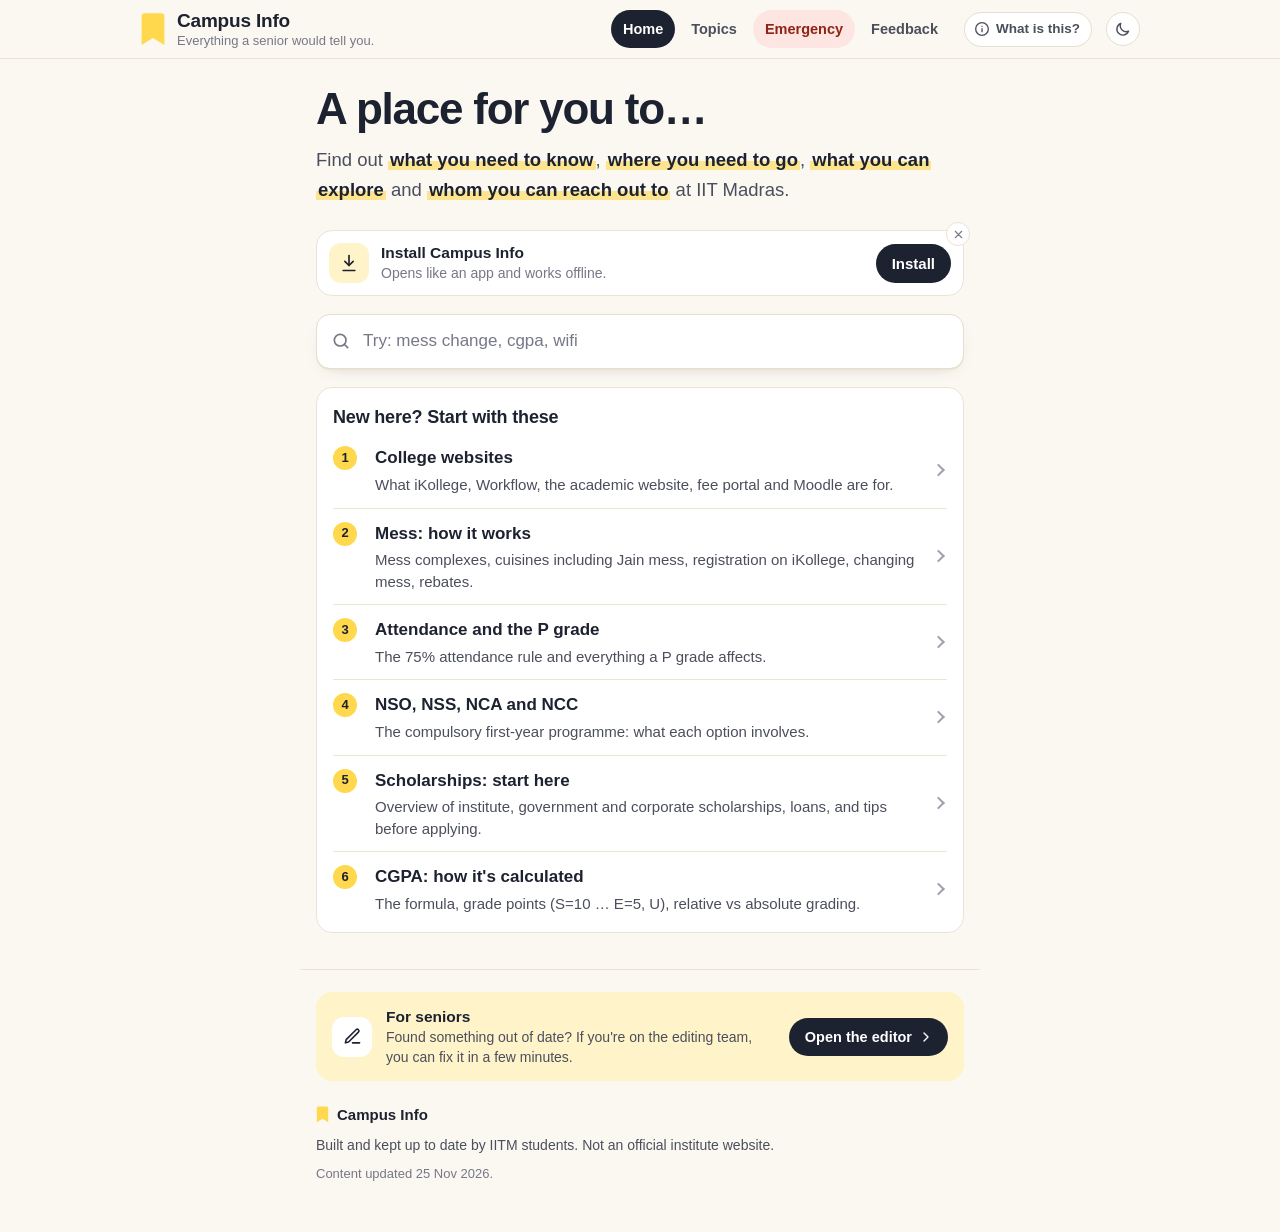
<file: docs/index.html>
<!doctype html>
<html lang="en">
<head>
  <meta charset="utf-8">
  <meta name="viewport" content="width=device-width, initial-scale=1, viewport-fit=cover">
  <title>Campus Info · Everything a senior would tell you</title>
  <meta name="description" content="Everything a senior would tell you: what you need to know, where you need to go, what you can explore and whom you can reach out to at IIT Madras. Written by students from official sources. Works offline.">
  <meta name="theme-color" content="#fbf8f2" id="theme-color">
  <script>
    // Light or dark before anything is drawn: the reader's own choice, else the phone's setting.
    (function () {
      var t = null;
      try { t = localStorage.getItem("ci.theme"); } catch (e) { /* private mode */ }
      if (t !== "light" && t !== "dark") t = window.matchMedia("(prefers-color-scheme: dark)").matches ? "dark" : "light";
      document.documentElement.setAttribute("data-theme", t);
      if (t === "dark") document.getElementById("theme-color").setAttribute("content", "#15130f");
    })();
  </script>
  <link rel="manifest" href="manifest.webmanifest">
  <link rel="icon" href="icons/icon.svg" type="image/svg+xml">
  <link rel="apple-touch-icon" href="icons/apple-touch-icon.png">
  <meta property="og:title" content="Campus Info">
  <meta property="og:description" content="Everything a senior would tell you. Search in your own words; every number taps to call.">
  <meta property="og:image" content="icons/icon-512.png">
  <link rel="stylesheet" href="app.css">
</head>
<body>
  <a class="skip" href="#main">Skip to content</a>
  <div class="masthead">
    <header class="top">
      <a class="brand" href="#/" aria-label="Campus Info home">
        <svg class="logo" viewBox="0 0 32 40" aria-hidden="true"><path d="M2 4a4 4 0 0 1 4-4h20a4 4 0 0 1 4 4v35l-14-8.5L2 39z" fill="var(--logo)"/></svg>
        <span class="words"><span class="name">Campus Info</span><span class="tag">Everything a senior would tell you.</span></span>
      </a>
      <a class="whatis" href="#/about" data-nav="about"><svg class="ic" viewBox="0 0 24 24" aria-hidden="true" fill="none" stroke="currentColor" stroke-width="2" stroke-linecap="round"><circle cx="12" cy="12" r="9.5"/><path d="M12 16v-4.5M12 8h.01"/></svg>What is this?</a>
      <button type="button" class="theme" id="theme" aria-label="Switch to dark mode">
        <svg class="ic moon" viewBox="0 0 24 24" aria-hidden="true" fill="none" stroke="currentColor" stroke-width="2" stroke-linecap="round" stroke-linejoin="round"><path d="M20.5 14.5A8.5 8.5 0 0 1 9.5 3.5a8.5 8.5 0 1 0 11 11z"/></svg>
        <svg class="ic sun" viewBox="0 0 24 24" aria-hidden="true" fill="none" stroke="currentColor" stroke-width="2" stroke-linecap="round"><circle cx="12" cy="12" r="4"/><path d="M12 2v2M12 20v2M4.9 4.9l1.4 1.4M17.7 17.7l1.4 1.4M2 12h2M20 12h2M4.9 19.1l1.4-1.4M17.7 6.3l1.4-1.4"/></svg>
      </button>
    </header>
    <nav class="nav" aria-label="Main">
      <a href="#/" data-nav="home">Home</a>
      <a href="#/topics" data-nav="topics">Topics</a>
      <a href="#/emergency" data-nav="emergency" class="sos">Emergency</a>
      <a href="#" id="nav-feedback" data-nav="feedback" data-feedback="nav" target="_blank" rel="noopener">Feedback</a>
    </nav>
  </div>
  <main id="main" tabindex="-1">
    <p class="loading">Loading…</p>
  </main>
  <!-- An older offline copy of app.js still writes the emergency strip here; keeping the empty slot means a phone
       that mixes old and new files on a slow connection still opens instead of stopping at "Loading…". -->
  <div id="strip" hidden></div>
  <div class="rail" id="rail" aria-hidden="true" hidden></div>
  <div class="bubble" id="bubble" aria-hidden="true" hidden></div>
  <footer class="foot" id="foot"></footer>
  <noscript><p class="loading">Campus Info needs JavaScript turned on.</p></noscript>
  <script src="markdown.js" defer></script>
  <script src="search.js" defer></script>
  <script src="app.js" defer></script>
</body>
</html>
</file>
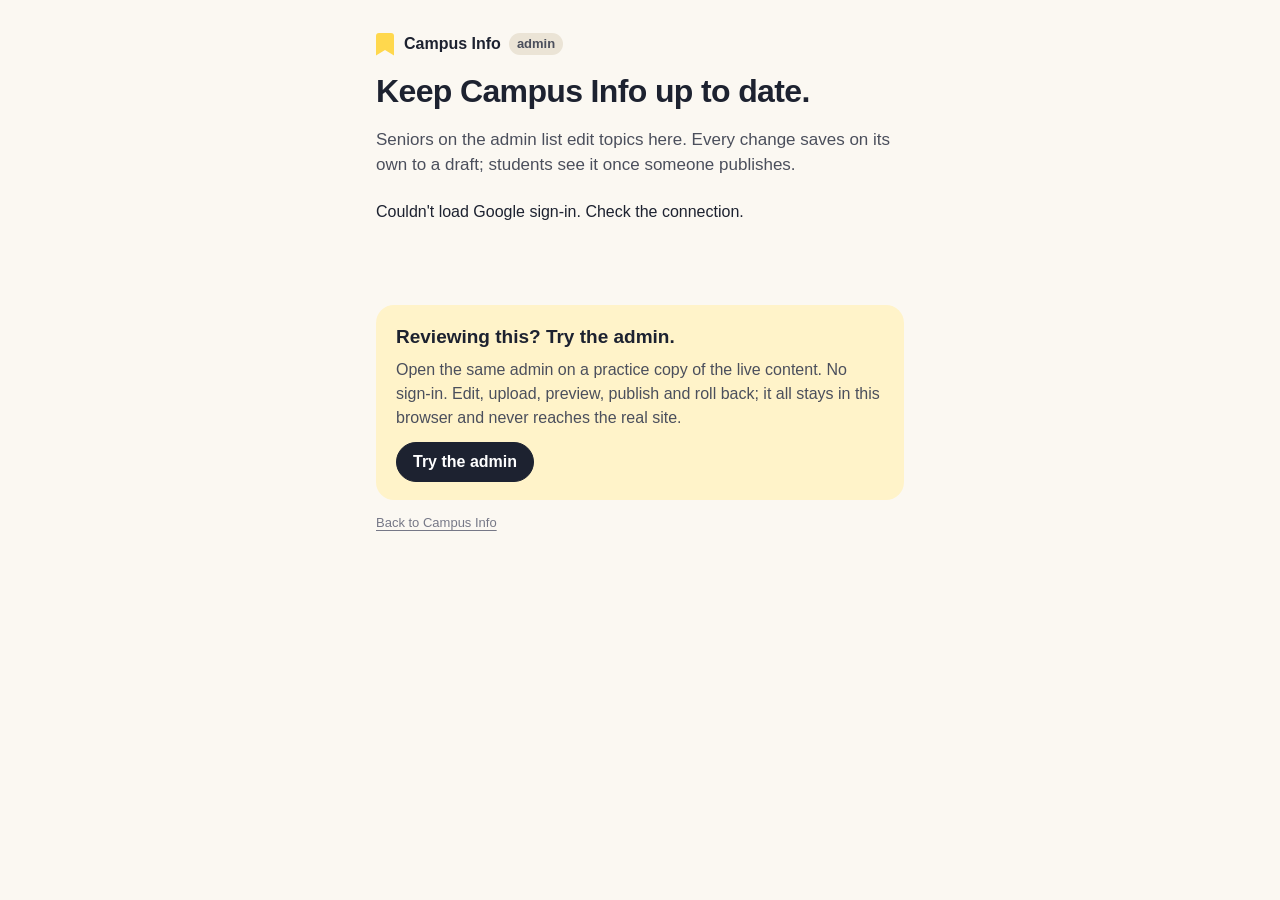
<file: docs/admin/index.html>
<!doctype html>
<html lang="en">
<head>
  <meta charset="utf-8">
  <meta name="viewport" content="width=device-width, initial-scale=1">
  <meta name="robots" content="noindex">
  <title>Campus Info · admin</title>
  <link rel="icon" href="../icons/icon.svg" type="image/svg+xml">
  <meta name="theme-color" content="#fbf8f2" id="theme-color">
  <script>
    // The same light or dark as the site: the reader's choice, else the phone's setting.
    (function () {
      var t = null;
      try { t = localStorage.getItem("ci.theme"); } catch (e) { /* private mode */ }
      if (t !== "light" && t !== "dark") t = window.matchMedia("(prefers-color-scheme: dark)").matches ? "dark" : "light";
      document.documentElement.setAttribute("data-theme", t);
      if (t === "dark") document.getElementById("theme-color").setAttribute("content", "#15130f");
    })();
  </script>
  <script>
    // Always load the newest admin code: GitHub Pages lets browsers keep files for 10 minutes.
    (function () {
      var v = Date.now();
      var css = document.createElement("link");
      css.rel = "stylesheet";
      css.href = "admin.css?v=" + v;
      document.head.appendChild(css);
      ["../markdown.js", "admin.js"].forEach(function (src) {
        var s = document.createElement("script");
        s.src = src + "?v=" + v;
        s.async = false;
        document.head.appendChild(s);
      });
    })();
  </script>
</head>
<body>
  <div id="root"><p class="boot">Loading the admin…</p></div>
  <noscript>The admin needs JavaScript.</noscript>
</body>
</html>
</file>
<file: docs/app.css>
/* Campus Info. Cream paper, navy ink, the yellow of the bookmark, and a soft colour for each area.
   Icons are inline SVG; no web fonts, no images.
   Two themes from one set of names. A small script in index.html sets data-theme before the page paints: the
   reader's own choice if they made one, otherwise their phone's setting. The rule in both themes: the main action
   is navy on light paper and yellow on dark paper; every area keeps its own colour. */
:root {
  --paper: #fbf8f2;
  --ink: #1d2230;
  --soft: #4b4f5c;
  --muted: #767887;
  --rule: #ebe4d6;
  --box: #ffffff;
  --accent: #1d2230;
  --accent-ink: #ffffff;
  --accent-soft: #fff3c9;
  --accent-text: #1d2230;
  --logo: #ffd84d;
  --pill: #ffffff;
  --pill-line: #e6dece;
  --hl: rgba(255, 216, 77, .6);
  --mark: #ffe45c;
  --mark-ink: #111111;
  --link-line: rgba(29, 34, 48, .45);
  --bubble: #1d2230;
  --bubble-ink: #ffd84d;
  --sos: #c4321f;
  --sos-bg: #fde6e2;
  --sos-ink: #8f2316;
  --sos-on: #ffffff;
  --shadow: 0 1px 0 #ebe4d6, 0 6px 18px -12px rgba(60, 40, 0, .35);
  --focus: #1a4dff;
  --stick: 52px;
  color-scheme: light;
}
:root[data-theme="dark"] {
  --paper: #15130f;
  --ink: #f3efe6;
  --soft: #cfc8b8;
  --muted: #9c9483;
  --rule: #2e2a22;
  --box: #1e1b16;
  --accent: #ffd84d;
  --accent-ink: #1d2230;
  --accent-soft: #3a3115;
  --accent-text: #ffe590;
  --pill: #1e1b16;
  --pill-line: #3a352c;
  --hl: rgba(255, 216, 77, .38);
  --link-line: rgba(255, 216, 77, .7);
  --bubble: #ffd84d;
  --bubble-ink: #1d2230;
  --sos: #ff7b6b;
  --sos-bg: #4a1e18;
  --sos-ink: #ffb8ad;
  --sos-on: #2a0d09;
  --shadow: 0 1px 0 #2e2a22, 0 8px 20px -14px rgba(0, 0, 0, .8);
  --focus: #8fb0ff;
  color-scheme: dark;
}
/* each area has its own colour, in both themes */
[data-g="essentials"]   { --g-bg: #fde4e1; --g-ink: #962a1f; }
[data-g="academics"]    { --g-bg: #e2e9ff; --g-ink: #2b47a3; }
[data-g="campus-life"]  { --g-bg: #dcf1e2; --g-ink: #1d6a39; }
[data-g="hostel"]       { --g-bg: #efe4fb; --g-ink: #643a99; }
[data-g="scholarships"] { --g-bg: #fff0c4; --g-ink: #845500; }
[data-g="clubs"]        { --g-bg: #ffe5d3; --g-ink: #9c440e; }
[data-g="inter-iit"]    { --g-bg: #daf0f5; --g-ink: #11637a; }
[data-g="all"]          { --g-bg: #ffffff; --g-ink: #1d2230; }
[data-theme="dark"] [data-g="essentials"]   { --g-bg: #3b1f1b; --g-ink: #ffb3a7; }
[data-theme="dark"] [data-g="academics"]    { --g-bg: #1f2747; --g-ink: #b9c7ff; }
[data-theme="dark"] [data-g="campus-life"]  { --g-bg: #173324; --g-ink: #9fdfb4; }
[data-theme="dark"] [data-g="hostel"]       { --g-bg: #2d2240; --g-ink: #d7befa; }
[data-theme="dark"] [data-g="scholarships"] { --g-bg: #3a3115; --g-ink: #ffe08a; }
[data-theme="dark"] [data-g="clubs"]        { --g-bg: #3a2517; --g-ink: #ffc59f; }
[data-theme="dark"] [data-g="inter-iit"]    { --g-bg: #14323a; --g-ink: #a6e2ef; }
[data-theme="dark"] [data-g="all"]          { --g-bg: #1e1b16; --g-ink: #f3efe6; }

* { box-sizing: border-box; }
[hidden] { display: none !important; }
html { -webkit-text-size-adjust: 100%; scroll-padding-top: calc(var(--stick) + 10px); }
body {
  margin: 0;
  background: var(--paper);
  color: var(--ink);
  font: 17px/1.55 -apple-system, BlinkMacSystemFont, "Segoe UI", Roboto, "Noto Sans", "Helvetica Neue", Arial, sans-serif;
  padding-bottom: env(safe-area-inset-bottom);
}
a { color: inherit; text-decoration-thickness: 1px; text-underline-offset: 3px; }
:focus-visible { outline: 3px solid var(--focus); outline-offset: 2px; }
mark { background: var(--mark); color: var(--mark-ink); padding: 0 1px; border-radius: 2px; }
button { font: inherit; color: inherit; }
.ic { width: 18px; height: 18px; flex: none; }
.ic.flip { transform: rotate(180deg); }
.vh { position: absolute; width: 1px; height: 1px; overflow: hidden; clip: rect(0 0 0 0); white-space: nowrap; }
.skip { position: absolute; left: -999px; }
.skip:focus { left: 8px; top: 8px; background: var(--paper); padding: 6px 10px; z-index: 40; }
.loading { padding: 40px 16px; color: var(--muted); }
.preview-bar { background: var(--accent-soft); color: var(--ink); padding: 8px 16px; font-size: 14px; }

/* ---------- top: brand, What is this?, and the nav ---------- */
/* Phones: the brand row scrolls away and the nav row stays. Wider screens: one row, nav at the top right. */
.masthead { display: contents; }
.top {
  display: flex; align-items: center; gap: 8px;
  max-width: 680px; margin: 0 auto; padding: 14px 16px 10px;
}
.brand { display: inline-flex; align-items: center; gap: 11px; text-decoration: none; min-width: 0; margin-right: auto; }
.logo { width: 26px; height: 33px; flex: none; }
.words { display: flex; flex-direction: column; line-height: 1.2; min-width: 0; }
.name { font-weight: 800; font-size: 19px; letter-spacing: -.01em; }
.tag { color: var(--muted); font-size: 13px; text-wrap: balance; }
.whatis {
  display: inline-flex; align-items: center; gap: 6px; flex: none;
  padding: 6px 11px 6px 9px; border-radius: 999px; font-size: 13.5px; font-weight: 600; text-decoration: none;
  color: var(--soft); background: var(--pill); border: 1.5px solid var(--pill-line);
}
.whatis .ic { width: 16px; height: 16px; }
.whatis:hover, .whatis[aria-current] { border-color: var(--accent); color: var(--ink); }
/* light / dark: shows the moon on light paper and the sun on dark */
.theme {
  display: grid; place-items: center; flex: none; width: 34px; height: 34px; padding: 0; cursor: pointer;
  border-radius: 50%; color: var(--soft); background: var(--pill); border: 1.5px solid var(--pill-line);
}
.theme:hover { border-color: var(--accent); color: var(--ink); }
.theme .ic { width: 17px; height: 17px; }
.theme .sun, [data-theme="dark"] .theme .moon { display: none; }
[data-theme="dark"] .theme .sun { display: block; }
.nav {
  position: sticky; top: 0; z-index: 20;
  display: flex; justify-content: space-between; gap: 4px;
  padding: 7px max(12px, calc((100% - 660px) / 2));
  background: var(--paper); border-bottom: 1px solid var(--rule);
  overflow-x: auto; scrollbar-width: none;
}
.nav::-webkit-scrollbar { display: none; }
.nav a {
  flex: none; padding: 8px 12px; border-radius: 999px; text-decoration: none; white-space: nowrap;
  font-size: 14.5px; font-weight: 650; color: var(--soft); transition: background .15s, color .15s;
}
.nav a:hover { background: var(--box); color: var(--ink); }
.nav a[aria-current] { background: var(--accent); color: var(--accent-ink); }
.nav a.sos { background: var(--sos-bg); color: var(--sos-ink); }
.nav a.sos[aria-current] { background: var(--sos); color: var(--sos-on); }
@media (min-width: 760px) {
  .masthead {
    display: flex; align-items: center; gap: 14px; position: sticky; top: 0; z-index: 20;
    padding: 10px max(24px, calc((100% - 1000px) / 2));
    background: var(--paper); border-bottom: 1px solid var(--rule);
  }
  .top { display: contents; }
  .nav { position: static; order: 1; margin-left: auto; padding: 0; border: 0; background: none; }
  .whatis { order: 2; }
  .theme { order: 3; }
}

/* ---------- page column ---------- */
main, .foot { max-width: 680px; margin: 0 auto; padding-left: 16px; padding-right: 16px; }
main { padding-bottom: 36px; }
main:focus { outline: none; }

/* where you are */
.crumbs { margin: 16px 0 2px; font-size: 14px; }
.crumbs ol { list-style: none; margin: 0; padding: 0; display: flex; align-items: center; min-width: 0; }
.crumbs li { display: flex; align-items: center; flex: none; color: var(--muted); }
.crumbs li + li::before { content: "›"; margin: 0 8px; color: var(--muted); }
.crumbs li:last-child { flex: 1 1 auto; min-width: 0; }
.crumbs li[aria-current] span { overflow: hidden; text-overflow: ellipsis; white-space: nowrap; color: var(--ink); font-weight: 600; }
.crumbs a { color: var(--soft); text-decoration: none; padding: 4px 0; }
.crumbs a:hover { color: var(--ink); text-decoration: underline; }
.crumbs a.home { display: inline-flex; padding: 4px 2px; }
.crumbs .ic { width: 17px; height: 17px; }

/* ---------- home ---------- */
.hello { padding: 26px 0 4px; }
.hello h1 { font-size: clamp(32px, 9vw, 44px); line-height: 1.08; letter-spacing: -.028em; margin: 0 0 12px; font-weight: 800; }
.hello .lede { font-size: 18.5px; line-height: 1.6; color: var(--soft); margin: 0; }
.hl {
  color: var(--ink); font-weight: 650; padding: 0 2px;
  background: linear-gradient(transparent 58%, var(--hl) 58%);
  -webkit-box-decoration-break: clone; box-decoration-break: clone;
}
/* On dark paper a strong yellow band turns brown, so the highlight becomes yellow words on a faint marker.
   No underline: underlined words look like links. */
[data-theme="dark"] .hl, [data-theme="dark"] .readme strong {
  color: #ffd84d; background: linear-gradient(transparent 55%, rgba(255, 216, 77, .14) 55%);
}

/* install: one line, one button */
.install {
  position: relative; display: grid; grid-template-columns: auto 1fr auto; align-items: center; gap: 4px 12px;
  margin: 22px 0 2px; padding: 12px; border-radius: 16px;
  background: var(--box); border: 1px solid var(--rule);
}
.ins-ic { display: grid; place-items: center; width: 40px; height: 40px; border-radius: 12px; background: var(--accent-soft); color: var(--ink); }
.ins-ic .ic { width: 20px; height: 20px; }
.ins-txt { margin: 0; display: flex; flex-direction: column; line-height: 1.35; min-width: 0; }
.ins-txt strong { font-size: 15.5px; }
.ins-txt span { font-size: 14px; color: var(--muted); }
.ins-btn {
  border: 0; border-radius: 999px; padding: 8px 16px; min-height: 38px; cursor: pointer;
  background: var(--accent); color: var(--accent-ink); font-weight: 700; font-size: 15px;
}
/* the × sits on the card's corner, so it never takes room from the words */
.ins-x {
  position: absolute; top: -9px; right: -7px; display: grid; place-items: center; width: 24px; height: 24px; padding: 0;
  border: 1px solid var(--rule); border-radius: 50%; background: var(--box); color: var(--muted); cursor: pointer;
}
.ins-x:hover { color: var(--ink); border-color: var(--muted); }
.ins-x .ic { width: 13px; height: 13px; }
.ins-steps { grid-column: 1 / -1; margin: 6px 0 0; font-size: 14.5px; color: var(--soft); }
.ins-steps .ic { width: 16px; height: 16px; vertical-align: -3px; }

/* the search box */
.find { position: relative; margin: 18px 0 8px; }
.find .lens { position: absolute; left: 15px; top: 50%; transform: translateY(-50%); color: var(--muted); width: 20px; height: 20px; pointer-events: none; }
.find input {
  width: 100%; font: inherit; font-size: 17px; color: var(--ink);
  background: var(--box); border: 1.5px solid var(--pill-line); border-radius: 14px;
  padding: 13px 46px 13px 46px; -webkit-appearance: none; appearance: none;
  box-shadow: var(--shadow);
  transition: border-color .15s, box-shadow .15s;
}
.find input::placeholder { color: var(--muted); }
.find input:focus { outline: none; border-color: var(--accent); box-shadow: 0 0 0 4px var(--accent-soft); }
.find input::-webkit-search-cancel-button { display: none; }
.find .clear {
  position: absolute; right: 8px; top: 50%; transform: translateY(-50%);
  display: grid; place-items: center; width: 32px; height: 32px; border-radius: 50%;
  background: var(--rule); border: 0; cursor: pointer; color: var(--soft);
}
.find .clear .ic { width: 16px; height: 16px; }

/* New here: the one soft box on the home page */
.newhere { margin-top: 18px; background: var(--box); border: 1px solid var(--rule); border-radius: 16px; padding: 4px 16px 6px; }
.newhere h2 { margin: 12px 0 2px; font-size: 18px; }
.newhere ol { counter-reset: n; }
.newhere ol li { counter-increment: n; }
.newhere ol li:last-child { border-bottom: 0; }
.newhere ol a { grid-template-columns: 30px 1fr; }
.newhere ol a::before {
  content: counter(n); grid-row: 1 / span 2; display: grid; place-items: center; width: 24px; height: 24px; margin-top: 1px;
  border-radius: 50%; background: var(--logo); color: #1d2230; font-size: 13px; font-weight: 800;
}
.newhere ol .s { grid-column: 2; }

/* ---------- lists of topics ---------- */
h2 { font-size: 20px; letter-spacing: -.01em; margin: 28px 0 8px; }
.page h1, .topic h1 { font-size: clamp(28px, 7.4vw, 36px); line-height: 1.12; letter-spacing: -.022em; margin: 10px 0 8px; font-weight: 800; }
.lede { font-size: 17px; color: var(--soft); margin: 0 0 12px; }
.entries { list-style: none; margin: 0; padding: 0; }
.entries li { border-bottom: 1px solid var(--rule); }
.entries a {
  position: relative; display: grid; grid-template-columns: 1fr auto; gap: 2px 12px;
  padding: 12px 22px 12px 0; text-decoration: none;
}
.entries a::after {
  content: ""; position: absolute; right: 4px; top: 50%; width: 7px; height: 7px;
  border-right: 2px solid var(--muted); border-top: 2px solid var(--muted); transform: translateY(-50%) rotate(45deg); opacity: .7;
}
.entries a:hover .t { text-decoration: underline; text-decoration-color: var(--logo); text-decoration-thickness: 3px; }
.entries .t { font-weight: 650; }
.entries .g { font-size: 11.5px; font-weight: 600; letter-spacing: .02em; align-self: start; margin-top: 3px; white-space: nowrap;
  background: var(--g-bg); color: var(--g-ink); padding: 1px 8px; border-radius: 999px; }
.entries .s { grid-column: 1 / -1; color: var(--soft); font-size: 15px; line-height: 1.45;
  display: -webkit-box; -webkit-line-clamp: 2; -webkit-box-orient: vertical; overflow: hidden; }
.entries .from { color: var(--muted); font-weight: 600; }

/* areas: pills you can swipe */
.groups {
  position: relative; display: flex; gap: 8px; margin: 10px -16px 4px; padding: 4px 16px 8px;
  overflow-x: auto; scrollbar-width: none; -webkit-overflow-scrolling: touch;
}
.groups::-webkit-scrollbar { display: none; }
.groups a {
  display: inline-flex; align-items: center; gap: 7px; flex: none;
  padding: 8px 14px 8px 11px; border-radius: 999px; font-size: 14.5px; font-weight: 600; text-decoration: none;
  background: var(--g-bg); color: var(--g-ink); border: 1.5px solid transparent;
  transition: background .15s, color .15s, border-color .15s;
}
.groups a .ic { width: 16px; height: 16px; }
.groups a[data-g="all"] { border-color: var(--pill-line); }
.groups a:hover { border-color: var(--g-ink); }
.groups a.on { background: var(--accent); color: var(--accent-ink); border-color: var(--accent); }
/* wide screens have room for every area: wrap instead of hiding some off the side */
@media (min-width: 760px) { .groups { flex-wrap: wrap; overflow: visible; margin-left: 0; margin-right: 0; padding-left: 0; padding-right: 0; } }

/* A to Z: each letter's heading stays at the top while you're in it */
.index { margin-top: 4px; }
.letter {
  position: sticky; top: var(--stick); z-index: 4;
  display: flex; align-items: center; gap: 8px;
  margin: 0; padding: 14px 0 6px; background: var(--paper); border-bottom: 1px solid var(--rule);
  font-size: 15px; font-weight: 800; line-height: 1.1; letter-spacing: .02em;
}
.letter::before { content: ""; width: 4px; height: 15px; border-radius: 2px; background: var(--logo); }
@media (max-width: 759px) { .index { padding-right: 22px; } }

/* the letters down the right edge: the one you're in is lit; slide along them to jump */
.rail {
  position: fixed; right: 0; z-index: 15;
  top: calc(var(--stick) + (100vh - var(--stick)) / 2); transform: translateY(-50%);
  display: flex; flex-direction: column; align-items: center; padding: 6px 4px;
  touch-action: none; user-select: none; -webkit-user-select: none;
  opacity: 0; pointer-events: none; transition: opacity .2s;
}
.rail.show { opacity: 1; pointer-events: auto; }
.rail button {
  display: grid; place-items: center; width: 22px; height: 22px; padding: 0; border: 0; border-radius: 50%;
  background: none; color: var(--muted); font-size: 11px; font-weight: 700; line-height: 1; cursor: pointer;
  transition: transform .12s, background .12s, color .12s;
}
.rail button.on { background: var(--accent); color: var(--accent-ink); transform: scale(1.3); }
@media (min-width: 760px) { .rail { right: calc(50% - 390px); } }
.bubble {
  position: fixed; right: 46px; z-index: 30; width: 60px; height: 60px; border-radius: 50%;
  display: grid; place-items: center; background: var(--bubble); color: var(--bubble-ink);
  font-size: 30px; font-weight: 800; box-shadow: 0 10px 24px -10px rgba(0, 0, 0, .5); pointer-events: none;
}
@media (min-width: 760px) { .bubble { right: calc(50% - 350px); } }

/* ---------- search results ---------- */
#results { margin-top: 4px; }
.area-hit {
  display: flex; align-items: center; gap: 10px; margin: 10px 0 4px; padding: 12px 14px; border-radius: 14px;
  background: var(--g-bg); color: var(--g-ink); text-decoration: none; font-size: 15.5px;
}
.area-hit .go { margin-left: auto; }
.none { margin: 12px 0 6px; padding: 12px 14px; border-radius: 12px; background: var(--box); border: 1px solid var(--rule); }
.none p { margin: 0 0 6px; }
.none p:last-child { margin: 0; }
.none mark { font-weight: 700; }
.ask { font-weight: 700; color: var(--accent-text); }
.divider { margin: 22px 0 0; font-size: 12px; text-transform: uppercase; letter-spacing: .06em; color: var(--muted); border-bottom: 1px solid var(--rule); padding-bottom: 6px; font-weight: 700; }
.hits.deep .t { font-weight: 600; }
.entries .callrow {
  display: inline-flex; align-items: center; gap: 8px; margin: -2px 0 12px; padding: 8px 14px; border-radius: 999px;
  background: var(--accent); color: var(--accent-ink); text-decoration: none; font-size: 14.5px; font-weight: 600;
}
.entries .callrow::after { display: none; }
.callrow .ic { width: 16px; height: 16px; }
.callrow b { font-variant-numeric: tabular-nums; }

/* ---------- a topic ---------- */
.topic { padding-top: 0; }
.jump { margin: 0 0 8px; }
.jump a {
  display: inline-flex; align-items: center; gap: 6px; font-size: 14px; font-weight: 600; text-decoration: none;
  color: var(--accent-text); background: var(--accent-soft); padding: 6px 12px; border-radius: 999px;
}
.jump .ic { width: 15px; height: 15px; }
.posts { margin-top: 10px; }
.posts .post + .post { margin-top: 26px; padding-top: 22px; border-top: 1px solid var(--rule); }
.posts h2 { font-size: 20px; margin: 22px 0 6px; }
.posts h3 { font-size: 18px; margin: 18px 0 4px; }
.posts h4 { font-size: 16px; margin: 14px 0 4px; }
.posts p { margin: 0 0 12px; }
.posts ul, .posts ol { margin: 0 0 12px; padding-left: 22px; }
.posts li { margin: 3px 0; }
.posts blockquote { margin: 0 0 12px; padding: 2px 0 2px 14px; border-left: 3px solid var(--logo); color: var(--soft); }
.posts code { font-family: ui-monospace, SFMono-Regular, Consolas, Menlo, monospace; font-size: .9em; background: var(--box); padding: 1px 4px; border-radius: 4px; }
.posts pre { background: var(--box); padding: 12px; overflow-x: auto; font-size: 14px; line-height: 1.45; border-radius: 10px; }
.posts pre code { background: none; padding: 0; }
.posts img { max-width: 100%; height: auto; border-radius: 10px; }
/* links read as text with a clear underline: navy on light paper, yellow on dark */
.posts a { color: inherit; text-decoration-color: var(--link-line); text-decoration-thickness: 1.5px; }
.posts a.tel { font-weight: 650; white-space: nowrap; }
mark.hit { scroll-margin: 120px; }
.table { overflow-x: auto; margin: 0 0 14px; }
.posts table { border-collapse: collapse; font-size: 15px; min-width: 60%; }
.posts th, .posts td { border-bottom: 1px solid var(--rule); padding: 6px 12px 6px 0; text-align: left; vertical-align: top; }
.posts th { border-bottom: 2px solid var(--ink); }
.docs { list-style: none; padding: 0; margin: 8px 0 0; }
.docs li { padding: 10px 12px; margin-top: 6px; border-radius: 10px; background: var(--box); border: 1px solid var(--rule); display: flex; flex-wrap: wrap; gap: 2px 10px; align-items: baseline; }
.docs li.hit-doc { border-color: var(--logo); box-shadow: 0 0 0 3px var(--hl); }
.docs a { font-weight: 650; word-break: break-word; }
.docs .meta { color: var(--muted); font-size: 13px; }

/* whom to ask */
.contacts { margin-top: 28px; padding: 4px 14px 6px; border-radius: 16px; background: var(--box); border: 1px solid var(--rule); }
.contacts.ontop { margin: 14px 0 6px; }
.contacts h2 { margin: 12px 0 2px; font-size: 13px; text-transform: uppercase; letter-spacing: .06em; color: var(--accent-text); }
.contacts ul { list-style: none; padding: 0; margin: 0; }
.contacts li { display: flex; justify-content: space-between; align-items: center; gap: 12px; padding: 8px 0; }
.contacts li + li { border-top: 1px solid color-mix(in srgb, var(--ink) 9%, transparent); }
.contacts li.solo .how { flex-direction: row; flex-wrap: wrap; align-items: center; }
.contacts .who { color: var(--soft); font-size: 15px; font-weight: 600; }
.contacts .how { display: flex; flex-direction: column; align-items: flex-end; gap: 6px; min-width: 0; }
.contacts a {
  display: inline-flex; align-items: center; gap: 7px; text-decoration: none; font-weight: 700;
  padding: 8px 14px; border-radius: 999px; min-height: 40px;
}
.contacts a.num { background: var(--accent); color: var(--accent-ink); white-space: nowrap; font-variant-numeric: tabular-nums; font-size: 15px; }
.contacts a.mail { background: var(--paper); border: 1.5px solid var(--pill-line); color: var(--ink); font-size: 14px; word-break: break-all; }
.contacts a .ic { width: 16px; height: 16px; }

/* buttons at the end of a topic */
.useful { margin-top: 30px; display: flex; flex-wrap: wrap; align-items: center; gap: 6px 14px; }
.useful p { margin: 0; }
.btns { display: flex; gap: 8px; }
.useful button, .share button {
  display: inline-flex; align-items: center; gap: 7px; cursor: pointer; min-height: 42px;
  background: var(--pill); border: 1.5px solid var(--pill-line); border-radius: 999px; padding: 8px 16px; font-weight: 600;
  transition: border-color .15s, background .15s;
}
.useful button:hover, .share button:hover { border-color: var(--accent); }
.useful .ic, .share .ic { width: 17px; height: 17px; }
.more { margin-top: 14px; }
.share { margin-top: 22px; }

/* ---------- emergency ---------- */
.sos-list { list-style: none; padding: 0; margin: 14px 0 8px; display: grid; gap: 10px; }
.sos-call {
  display: grid; grid-template-columns: 46px 1fr; align-items: center; column-gap: 14px;
  padding: 12px 16px; border-radius: 16px; background: var(--sos-bg); color: var(--sos-ink); text-decoration: none;
}
.sos-ic { grid-row: 1 / span 2; display: grid; place-items: center; width: 46px; height: 46px; border-radius: 50%; background: var(--sos); color: var(--sos-on); }
.sos-ic .ic { width: 21px; height: 21px; }
.sos-l { font-weight: 800; font-size: 18px; line-height: 1.2; }
.sos-n { font-size: 15.5px; font-variant-numeric: tabular-nums; }
.all-numbers h2 { margin-top: 26px; }
.emergency .posts h2:first-child { display: none; } /* the topic's own heading repeats the page's */
.emergency .posts a.tel {
  display: inline-block; padding: 1px 9px; margin: 2px 0; border-radius: 999px; text-decoration: none;
  background: var(--box); border: 1.5px solid var(--pill-line); color: var(--ink);
}

/* ---------- what is this ---------- */
.readme { margin-top: 6px; }
.readme p { font-size: 17.5px; line-height: 1.6; color: var(--soft); margin: 0 0 14px; }
.readme strong { color: var(--ink); background: linear-gradient(transparent 60%, var(--hl) 60%); }
.readme a { color: inherit; }
.fine { font-size: 14px; color: var(--muted); margin-top: 20px; }

/* ---------- footer: one card for seniors, then who makes it ---------- */
.foot { border-top: 1px solid var(--rule); padding-top: 22px; padding-bottom: 40px; color: var(--muted); font-size: 14px; }
.foot p { margin: 0 0 8px; }
.seniors {
  display: grid; grid-template-columns: auto 1fr; align-items: center; gap: 12px 14px;
  margin: 0 0 22px; padding: 14px 16px; border-radius: 16px; background: var(--accent-soft);
}
.sn-ic { display: grid; place-items: center; width: 40px; height: 40px; border-radius: 12px; background: var(--box); color: var(--ink); }
.sn-ic .ic { width: 19px; height: 19px; }
.foot .sn-txt { margin: 0; display: flex; flex-direction: column; line-height: 1.4; min-width: 0; }
.sn-txt strong { color: var(--ink); font-size: 15.5px; }
.sn-txt span { color: var(--soft); font-size: 14px; }
.sn-btn {
  grid-column: 1 / -1; justify-self: start; display: inline-flex; align-items: center; gap: 6px;
  padding: 8px 14px 8px 16px; border-radius: 999px; text-decoration: none; font-weight: 700; font-size: 14.5px;
  background: var(--accent); color: var(--accent-ink);
}
.sn-btn .ic { width: 16px; height: 16px; }
@media (min-width: 560px) { .seniors { grid-template-columns: auto 1fr auto; } .sn-btn { grid-column: auto; } }
.foot .fbrand { display: flex; align-items: center; gap: 8px; color: var(--ink); font-weight: 800; font-size: 15px; }
.fbrand svg { width: 13px; height: 17px; flex: none; }
.foot .made { color: var(--soft); }
.foot .upd { font-size: 13px; }

@media (max-width: 380px) {
  body { font-size: 16px; }
  .nav a { padding: 8px 9px; font-size: 14px; }
  .tag { font-size: 12.5px; }
}
@media print {
  .nav, .whatis, .theme, .rail, .bubble, .find, .install, .groups, .useful, .share, .seniors { display: none; }
}
</file>
